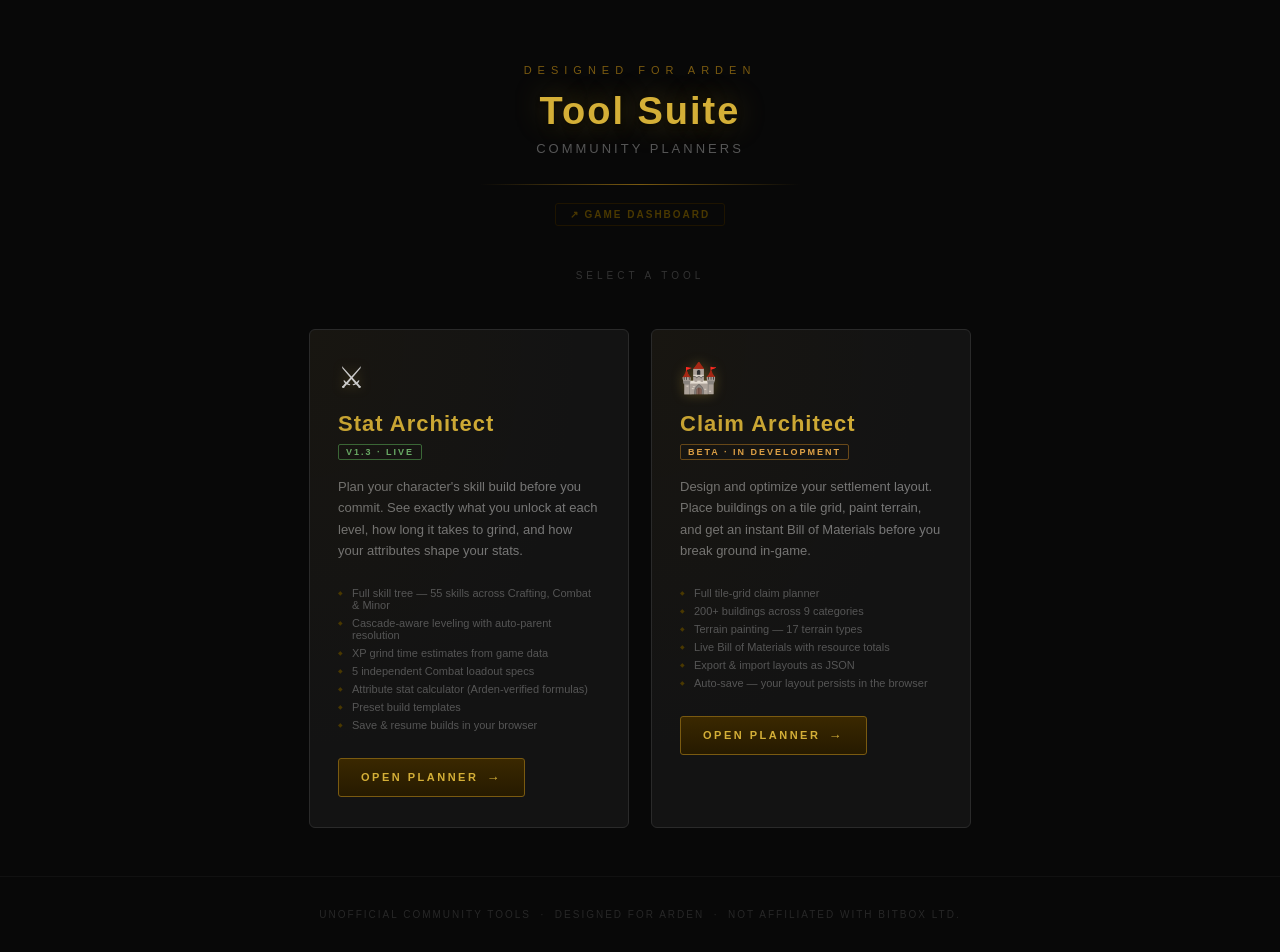
<file: index.html>
<!DOCTYPE html>
<html lang="en">
<head>
  <meta charset="UTF-8">
  <meta name="viewport" content="width=device-width, initial-scale=1.0">
  <title>Arden Tool Suite</title>
  <style>
    *, *::before, *::after { box-sizing: border-box; margin: 0; padding: 0; }

    body {
      background: #080808;
      color: #cccccc;
      font-family: 'Segoe UI', 'Arial', sans-serif;
      min-height: 100vh;
      display: flex;
      flex-direction: column;
      align-items: center;
    }

    /* ── Header ── */
    .hub-header {
      text-align: center;
      padding: 64px 24px 36px;
    }

    .hub-game-label {
      font-size: 11px;
      letter-spacing: 6px;
      text-transform: uppercase;
      color: #7a5a10;
      margin-bottom: 14px;
    }

    .hub-title {
      font-size: 38px;
      font-weight: 700;
      color: #d4af37;
      letter-spacing: 2px;
      text-shadow: 0 0 30px rgba(212,175,55,0.35), 0 2px 4px rgba(0,0,0,0.8);
    }

    .hub-subtitle {
      font-size: 13px;
      color: #555;
      letter-spacing: 3px;
      text-transform: uppercase;
      margin-top: 8px;
    }

    .hub-divider {
      width: 320px;
      height: 1px;
      background: linear-gradient(90deg, transparent, #7a5a10, transparent);
      margin: 28px auto 0;
    }

    /* ── Tool Grid ── */
    .tool-grid {
      display: flex;
      gap: 22px;
      padding: 48px 24px;
      flex-wrap: wrap;
      justify-content: center;
      max-width: 780px;
    }

    .tool-card {
      width: 320px;
      background: #131313;
      border: 1px solid #2a2a2a;
      border-radius: 6px;
      padding: 30px 28px;
      transition: border-color 0.2s, box-shadow 0.2s, transform 0.15s;
      position: relative;
      overflow: hidden;
    }

    .tool-card::before {
      content: '';
      position: absolute;
      inset: 0;
      background: radial-gradient(ellipse at top left, rgba(61,42,0,0.12) 0%, transparent 60%);
      pointer-events: none;
    }

    .tool-card:hover {
      border-color: #d4af37;
      box-shadow: 0 0 24px rgba(212,175,55,0.12), 0 4px 20px rgba(0,0,0,0.6);
      transform: translateY(-2px);
    }

    .tool-icon {
      font-size: 30px;
      margin-bottom: 16px;
      display: block;
      filter: drop-shadow(0 0 6px rgba(212,175,55,0.3));
    }

    .tool-name {
      font-size: 22px;
      font-weight: 700;
      color: #d4af37;
      letter-spacing: 1px;
      margin-bottom: 4px;
    }

    .tool-badge {
      display: inline-block;
      font-size: 9px;
      font-weight: 700;
      letter-spacing: 2px;
      text-transform: uppercase;
      color: #6db56d;
      border: 1px solid #3a6b3a;
      border-radius: 2px;
      padding: 2px 7px;
      margin-bottom: 16px;
    }

    .tool-badge.wip {
      color: #e8a84a;
      border-color: #6b4a1a;
    }

    .tool-desc {
      font-size: 13px;
      color: #777;
      line-height: 1.65;
      margin-bottom: 22px;
    }

    .tool-features {
      list-style: none;
      margin-bottom: 24px;
    }

    .tool-features li {
      font-size: 11px;
      color: #555;
      padding: 3px 0;
      padding-left: 14px;
      position: relative;
    }

    .tool-features li::before {
      content: '◆';
      position: absolute;
      left: 0;
      font-size: 6px;
      top: 5px;
      color: #4a3800;
    }

    .tool-link {
      display: inline-flex;
      align-items: center;
      gap: 8px;
      padding: 11px 22px;
      background: linear-gradient(180deg, #3a2800 0%, #261a00 100%);
      border: 1px solid #7a5a10;
      border-radius: 3px;
      color: #d4af37;
      font-size: 11px;
      font-weight: 700;
      letter-spacing: 2.5px;
      text-transform: uppercase;
      text-decoration: none;
      transition: all 0.15s;
      cursor: pointer;
    }

    .tool-link:hover {
      background: linear-gradient(180deg, #4e3800 0%, #362500 100%);
      border-color: #d4af37;
      box-shadow: 0 0 14px rgba(212,175,55,0.2);
      color: #f0cc50;
    }

    .tool-link-arrow { font-size: 13px; }

    /* ── Separator ── */
    .hub-section-label {
      font-size: 10px;
      letter-spacing: 4px;
      text-transform: uppercase;
      color: #333;
      text-align: center;
      margin-top: 8px;
    }

    /* ── Game Link ── */
    .hub-game-link {
      display: inline-block;
      margin-top: 18px;
      font-size: 10px;
      font-weight: 700;
      letter-spacing: 2px;
      text-transform: uppercase;
      color: #4a3800;
      text-decoration: none;
      padding: 5px 14px;
      border: 1px solid #1e1400;
      border-radius: 3px;
      transition: color 0.15s, border-color 0.15s, background 0.15s;
    }
    .hub-game-link:hover {
      color: #d4af37;
      border-color: #7a5a10;
      background: rgba(61,42,0,0.2);
    }

    /* ── Footer ── */
    .hub-footer {
      margin-top: auto;
      padding: 32px 24px;
      font-size: 10px;
      color: #272727;
      letter-spacing: 2px;
      text-align: center;
      text-transform: uppercase;
      border-top: 1px solid #111;
      width: 100%;
    }
  </style>
</head>
<body>

  <div class="hub-header">
    <div class="hub-game-label">Designed For Arden</div>
    <h1 class="hub-title">Tool Suite</h1>
    <div class="hub-subtitle">Community Planners</div>
    <div class="hub-divider"></div>
    <a class="hub-game-link" href="https://global-eu2.lifmmo.com/account/dashboard.php" target="_blank" rel="noopener">↗ Game Dashboard</a>
  </div>

  <div class="hub-section-label">Select a Tool</div>

  <div class="tool-grid">

    <!-- Stat Architect -->
    <div class="tool-card">
      <span class="tool-icon">⚔</span>
      <div class="tool-name">Stat Architect</div>
      <div class="tool-badge">v1.3 · Live</div>
      <div class="tool-desc">
        Plan your character's skill build before you commit. See exactly what you unlock at each level, how long it takes to grind, and how your attributes shape your stats.
      </div>
      <ul class="tool-features">
        <li>Full skill tree — 55 skills across Crafting, Combat &amp; Minor</li>
        <li>Cascade-aware leveling with auto-parent resolution</li>
        <li>XP grind time estimates from game data</li>
        <li>5 independent Combat loadout specs</li>
        <li>Attribute stat calculator (Arden-verified formulas)</li>
        <li>Preset build templates</li>
        <li>Save &amp; resume builds in your browser</li>
      </ul>
      <a class="tool-link" href="stat-architect/index.html">
        Open Planner <span class="tool-link-arrow">→</span>
      </a>
    </div>

    <!-- Claim Architect -->
    <div class="tool-card">
      <span class="tool-icon">🏰</span>
      <div class="tool-name">Claim Architect</div>
      <div class="tool-badge wip">Beta · In Development</div>
      <div class="tool-desc">
        Design and optimize your settlement layout. Place buildings on a tile grid, paint terrain, and get an instant Bill of Materials before you break ground in-game.
      </div>
      <ul class="tool-features">
        <li>Full tile-grid claim planner</li>
        <li>200+ buildings across 9 categories</li>
        <li>Terrain painting — 17 terrain types</li>
        <li>Live Bill of Materials with resource totals</li>
        <li>Export &amp; import layouts as JSON</li>
        <li>Auto-save — your layout persists in the browser</li>
      </ul>
      <a class="tool-link" href="claim-architect/index.html">
        Open Planner <span class="tool-link-arrow">→</span>
      </a>
    </div>

  </div>

  <div class="hub-footer">
    Unofficial Community Tools &nbsp;·&nbsp; Designed For Arden &nbsp;·&nbsp; Not affiliated with Bitbox Ltd.
  </div>

</body>
</html>
</file>
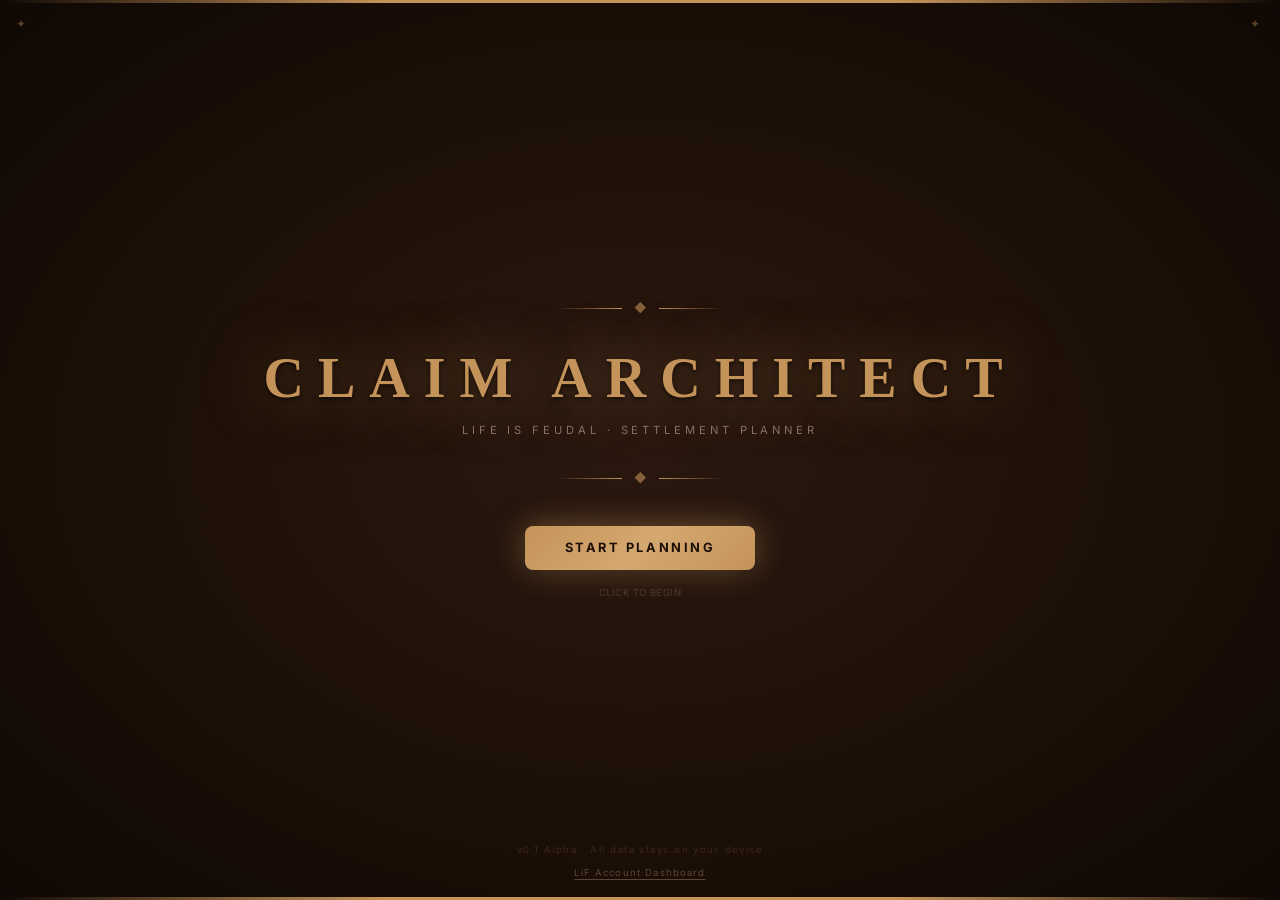
<file: claim-architect/index.html>
<!doctype html>
<html lang="en">
  <head>
    <meta charset="UTF-8" />
    <meta name="viewport" content="width=device-width, initial-scale=1.0, viewport-fit=cover" />

    <!-- ── Primary meta ──────────────────────────────────────────────────────── -->
    <title>Claim Architect — LiF Settlement Planner</title>
    <meta name="description"
          content="Plan your perfect Life is Feudal settlement. Place structures, paint terrain, track materials — all offline, all on-device." />
    <meta name="keywords"
          content="Life is Feudal, LiF, settlement planner, claim architect, base builder, medieval, game tool" />
    <meta name="author" content="Claim Architect" />

    <!-- ── PWA / theme ───────────────────────────────────────────────────────── -->
    <meta name="theme-color" content="#C4935A" />
    <meta name="mobile-web-app-capable" content="yes" />
    <meta name="apple-mobile-web-app-capable" content="yes" />
    <meta name="apple-mobile-web-app-status-bar-style" content="black-translucent" />
    <meta name="apple-mobile-web-app-title" content="Claim Architect" />
    <meta name="application-name" content="Claim Architect" />
    <meta name="msapplication-TileColor" content="#1A0E06" />

    <!-- ── Icons ─────────────────────────────────────────────────────────────── -->
    <link rel="icon" type="image/svg+xml" href="./icons/icon.svg" />
    <link rel="apple-touch-icon" href="./icons/icon.svg" />

    <!-- ── Open Graph (sharing previews) ────────────────────────────────────── -->
    <meta property="og:type"        content="website" />
    <meta property="og:title"       content="Claim Architect — LiF Settlement Planner" />
    <meta property="og:description" content="Plan your perfect Life is Feudal settlement. Place structures, paint terrain, track materials — all offline." />
    <meta property="og:image"       content="https://grenadedave.github.io/Lif-Architect-Tools/claim-architect/icons/icon.svg" />

    <!-- ── Twitter card ─────────────────────────────────────────────────────── -->
    <meta name="twitter:card"        content="summary" />
    <meta name="twitter:title"       content="Claim Architect" />
    <meta name="twitter:description" content="LiF settlement planner — design your perfect claim layout." />
    <meta name="twitter:image"       content="https://grenadedave.github.io/Lif-Architect-Tools/claim-architect/icons/icon.svg" />

    <!-- ── Fonts ─────────────────────────────────────────────────────────────── -->
    <link rel="preconnect" href="https://fonts.googleapis.com" />
    <link rel="preconnect" href="https://fonts.gstatic.com" crossorigin />
    <link
      href="https://fonts.googleapis.com/css2?family=Cinzel:wght@400;600;700&family=Inter:wght@400;500;600&display=swap"
      rel="stylesheet"
    />
    <script type="module" crossorigin src="./assets/index-i9MBFEGf.js"></script>
    <link rel="modulepreload" crossorigin href="./assets/konva-vendor-DQ23l-F_.js">
    <link rel="modulepreload" crossorigin href="./assets/react-vendor-CMUIlIpL.js">
    <link rel="modulepreload" crossorigin href="./assets/state-vendor-Bx0kxncU.js">
    <link rel="modulepreload" crossorigin href="./assets/storage-vendor-CQ5ZmTcw.js">
    <link rel="stylesheet" crossorigin href="./assets/index-CFMkH-NV.css">
  <link rel="manifest" href="./manifest.webmanifest"><script id="vite-plugin-pwa:register-sw" src="./registerSW.js"></script></head>
  <body>
    <div id="root"></div>
  </body>
</html>
</file>
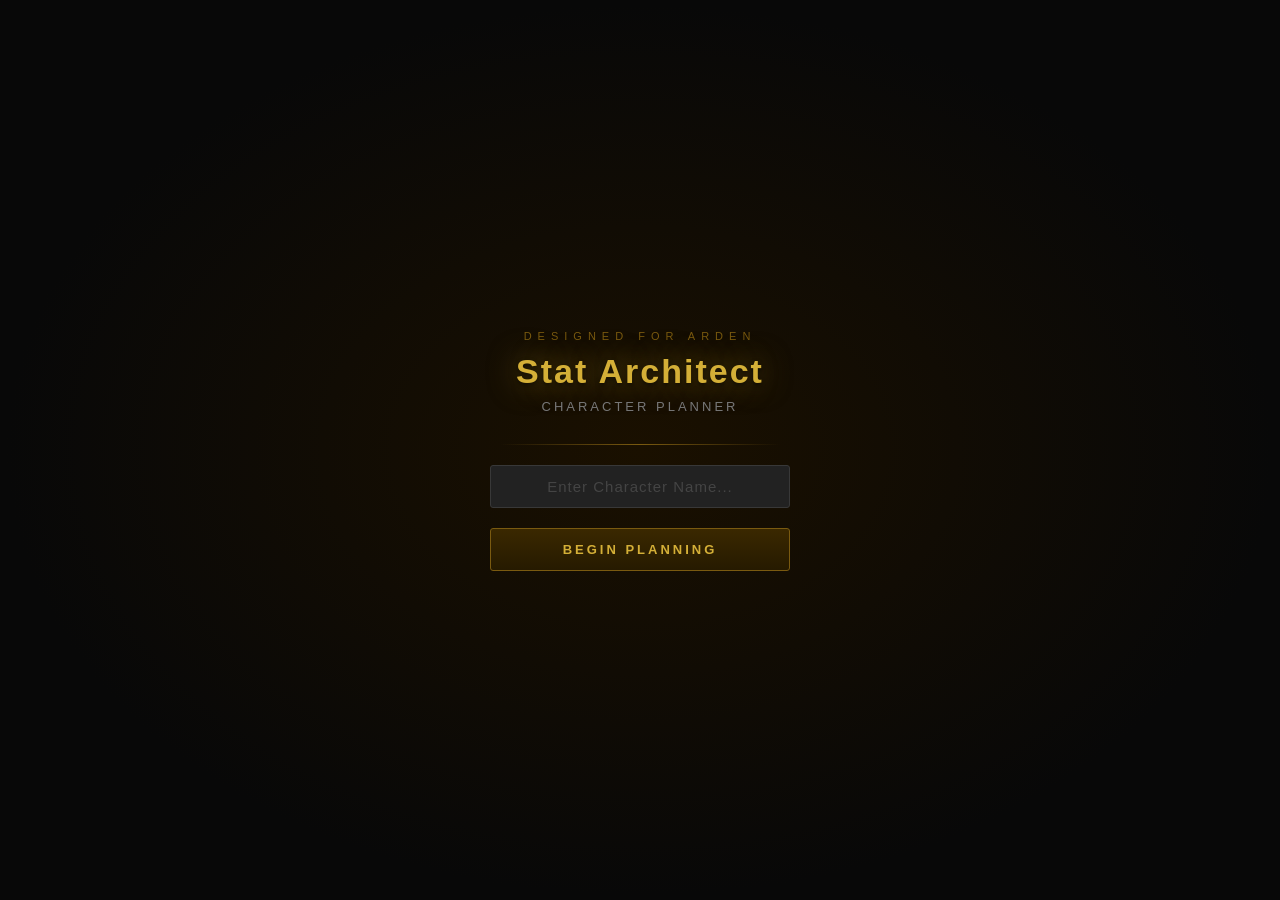
<file: stat-architect/index.html>
<!DOCTYPE html>
<html lang="en">
<head>
  <meta charset="UTF-8">
  <meta name="viewport" content="width=device-width, initial-scale=1.0">
  <title>Stat Architect — Arden</title>
  <link rel="stylesheet" href="css/style.css">
</head>
<body>

  <!-- ══════════════════════════════════════════════════════
       STARTUP SCREEN
  ════════════════════════════════════════════════════════ -->
  <div id="startup-screen">
    <div class="startup-logo">Designed For Arden</div>
    <div class="startup-title">Stat Architect</div>
    <div class="startup-subtitle">Character Planner</div>
    <div class="startup-divider"></div>
    <input
      type="text"
      id="char-name-input"
      placeholder="Enter Character Name..."
      maxlength="32"
      autocomplete="off"
      spellcheck="false"
    >
    <button id="start-btn">Begin Planning</button>
    <div id="startup-saves" style="display:none">
      <div class="startup-saves-divider">— or resume a saved build —</div>
      <div id="startup-saves-list"></div>
    </div>
  </div>

  <!-- ══════════════════════════════════════════════════════
       MAIN APPLICATION
  ════════════════════════════════════════════════════════ -->
  <div id="main-screen">

    <!-- Top Header -->
    <div id="app-header">
      <a href="../index.html" class="hub-link" title="Back to Tool Suite">↩ HUB</a>
      <span id="char-name-display">Character</span>

      <div class="spec-row">
        <span class="spec-label">Combat Spec</span>
        <div id="spec-btn-row" style="display:flex;gap:5px;"></div>
      </div>

      <div class="header-caps">
        <div class="cap-item">
          <span class="cap-label">Crafting</span>
          <span class="cap-value" id="header-crafting">0 / 1600</span>
        </div>
        <div class="cap-item">
          <span class="cap-label">Combat</span>
          <span class="cap-value" id="header-combat">0 / 400</span>
        </div>
        <div class="cap-item">
          <span class="cap-label">Minor</span>
          <span class="cap-value" id="header-minor">0 / 800</span>
        </div>
      </div>
    </div>

    <!-- Body: Skill Panel (full width) -->
    <div id="app-body">

      <div id="skill-panel">
        <div class="tab-bar" id="skill-tab-bar"></div>

        <!-- Crafting Pane -->
        <div class="tab-content tab-pane" data-pane="crafting" id="pane-crafting"></div>

        <!-- Combat Pane -->
        <div class="tab-content tab-pane hidden" data-pane="combat" id="pane-combat"></div>

        <!-- Minor Pane -->
        <div class="tab-content tab-pane hidden" data-pane="minor" id="pane-minor"></div>

        <!-- Attributes Pane -->
        <div class="tab-content tab-pane hidden" data-pane="attributes" id="pane-attributes"></div>
      </div>

    </div><!-- /app-body -->

    <!-- Bottom Save Bar -->
    <div id="save-bar">
      <div class="save-bar-left">
        <input type="text" id="save-name-input" class="save-name-input" placeholder="Name this build..." maxlength="40" autocomplete="off" spellcheck="false">
        <button id="save-now-btn" class="save-now-btn">💾 SAVE</button>
      </div>
      <div id="save-slots" class="save-slots"></div>
    </div>

    <!-- Bottom Status Bar -->
    <div id="status-bar">
      <div class="status-item">
        <span class="status-label">Crafting</span>
        <span class="status-value" id="stat-crafting">0 / 1600</span>
      </div>
      <div class="status-item">
        <span class="status-label" id="stat-spec-label">Combat (Spec 1)</span>
        <span class="status-value" id="stat-combat">0 / 400</span>
      </div>
      <div class="status-item">
        <span class="status-label">Minor</span>
        <span class="status-value" id="stat-minor">0 / 800</span>
      </div>
      <span class="status-hint">Left click +30 &nbsp;·&nbsp; Right click −30 &nbsp;·&nbsp; Scroll ±1</span>
    </div>

  </div><!-- /main-screen -->

  <script src="js/data.js"></script>
  <script src="js/app.js"></script>
</body>
</html>
</file>
<file: claim-architect/assets/index-CFMkH-NV.css>
*,:before,:after{--tw-border-spacing-x: 0;--tw-border-spacing-y: 0;--tw-translate-x: 0;--tw-translate-y: 0;--tw-rotate: 0;--tw-skew-x: 0;--tw-skew-y: 0;--tw-scale-x: 1;--tw-scale-y: 1;--tw-pan-x: ;--tw-pan-y: ;--tw-pinch-zoom: ;--tw-scroll-snap-strictness: proximity;--tw-gradient-from-position: ;--tw-gradient-via-position: ;--tw-gradient-to-position: ;--tw-ordinal: ;--tw-slashed-zero: ;--tw-numeric-figure: ;--tw-numeric-spacing: ;--tw-numeric-fraction: ;--tw-ring-inset: ;--tw-ring-offset-width: 0px;--tw-ring-offset-color: #fff;--tw-ring-color: rgb(59 130 246 / .5);--tw-ring-offset-shadow: 0 0 #0000;--tw-ring-shadow: 0 0 #0000;--tw-shadow: 0 0 #0000;--tw-shadow-colored: 0 0 #0000;--tw-blur: ;--tw-brightness: ;--tw-contrast: ;--tw-grayscale: ;--tw-hue-rotate: ;--tw-invert: ;--tw-saturate: ;--tw-sepia: ;--tw-drop-shadow: ;--tw-backdrop-blur: ;--tw-backdrop-brightness: ;--tw-backdrop-contrast: ;--tw-backdrop-grayscale: ;--tw-backdrop-hue-rotate: ;--tw-backdrop-invert: ;--tw-backdrop-opacity: ;--tw-backdrop-saturate: ;--tw-backdrop-sepia: ;--tw-contain-size: ;--tw-contain-layout: ;--tw-contain-paint: ;--tw-contain-style: }::backdrop{--tw-border-spacing-x: 0;--tw-border-spacing-y: 0;--tw-translate-x: 0;--tw-translate-y: 0;--tw-rotate: 0;--tw-skew-x: 0;--tw-skew-y: 0;--tw-scale-x: 1;--tw-scale-y: 1;--tw-pan-x: ;--tw-pan-y: ;--tw-pinch-zoom: ;--tw-scroll-snap-strictness: proximity;--tw-gradient-from-position: ;--tw-gradient-via-position: ;--tw-gradient-to-position: ;--tw-ordinal: ;--tw-slashed-zero: ;--tw-numeric-figure: ;--tw-numeric-spacing: ;--tw-numeric-fraction: ;--tw-ring-inset: ;--tw-ring-offset-width: 0px;--tw-ring-offset-color: #fff;--tw-ring-color: rgb(59 130 246 / .5);--tw-ring-offset-shadow: 0 0 #0000;--tw-ring-shadow: 0 0 #0000;--tw-shadow: 0 0 #0000;--tw-shadow-colored: 0 0 #0000;--tw-blur: ;--tw-brightness: ;--tw-contrast: ;--tw-grayscale: ;--tw-hue-rotate: ;--tw-invert: ;--tw-saturate: ;--tw-sepia: ;--tw-drop-shadow: ;--tw-backdrop-blur: ;--tw-backdrop-brightness: ;--tw-backdrop-contrast: ;--tw-backdrop-grayscale: ;--tw-backdrop-hue-rotate: ;--tw-backdrop-invert: ;--tw-backdrop-opacity: ;--tw-backdrop-saturate: ;--tw-backdrop-sepia: ;--tw-contain-size: ;--tw-contain-layout: ;--tw-contain-paint: ;--tw-contain-style: }*,:before,:after{box-sizing:border-box;border-width:0;border-style:solid;border-color:#e5e7eb}:before,:after{--tw-content: ""}html,:host{line-height:1.5;-webkit-text-size-adjust:100%;-moz-tab-size:4;-o-tab-size:4;tab-size:4;font-family:ui-sans-serif,system-ui,sans-serif,"Apple Color Emoji","Segoe UI Emoji",Segoe UI Symbol,"Noto Color Emoji";font-feature-settings:normal;font-variation-settings:normal;-webkit-tap-highlight-color:transparent}body{margin:0;line-height:inherit}hr{height:0;color:inherit;border-top-width:1px}abbr:where([title]){-webkit-text-decoration:underline dotted;text-decoration:underline dotted}h1,h2,h3,h4,h5,h6{font-size:inherit;font-weight:inherit}a{color:inherit;text-decoration:inherit}b,strong{font-weight:bolder}code,kbd,samp,pre{font-family:ui-monospace,SFMono-Regular,Menlo,Monaco,Consolas,Liberation Mono,Courier New,monospace;font-feature-settings:normal;font-variation-settings:normal;font-size:1em}small{font-size:80%}sub,sup{font-size:75%;line-height:0;position:relative;vertical-align:baseline}sub{bottom:-.25em}sup{top:-.5em}table{text-indent:0;border-color:inherit;border-collapse:collapse}button,input,optgroup,select,textarea{font-family:inherit;font-feature-settings:inherit;font-variation-settings:inherit;font-size:100%;font-weight:inherit;line-height:inherit;letter-spacing:inherit;color:inherit;margin:0;padding:0}button,select{text-transform:none}button,input:where([type=button]),input:where([type=reset]),input:where([type=submit]){-webkit-appearance:button;background-color:transparent;background-image:none}:-moz-focusring{outline:auto}:-moz-ui-invalid{box-shadow:none}progress{vertical-align:baseline}::-webkit-inner-spin-button,::-webkit-outer-spin-button{height:auto}[type=search]{-webkit-appearance:textfield;outline-offset:-2px}::-webkit-search-decoration{-webkit-appearance:none}::-webkit-file-upload-button{-webkit-appearance:button;font:inherit}summary{display:list-item}blockquote,dl,dd,h1,h2,h3,h4,h5,h6,hr,figure,p,pre{margin:0}fieldset{margin:0;padding:0}legend{padding:0}ol,ul,menu{list-style:none;margin:0;padding:0}dialog{padding:0}textarea{resize:vertical}input::-moz-placeholder,textarea::-moz-placeholder{opacity:1;color:#9ca3af}input::placeholder,textarea::placeholder{opacity:1;color:#9ca3af}button,[role=button]{cursor:pointer}:disabled{cursor:default}img,svg,video,canvas,audio,iframe,embed,object{display:block;vertical-align:middle}img,video{max-width:100%;height:auto}[hidden]:where(:not([hidden=until-found])){display:none}.container{width:100%}@media (min-width: 640px){.container{max-width:640px}}@media (min-width: 768px){.container{max-width:768px}}@media (min-width: 1024px){.container{max-width:1024px}}@media (min-width: 1280px){.container{max-width:1280px}}@media (min-width: 1536px){.container{max-width:1536px}}.pointer-events-none{pointer-events:none}.pointer-events-auto{pointer-events:auto}.visible{visibility:visible}.collapse{visibility:collapse}.static{position:static}.fixed{position:fixed}.absolute{position:absolute}.relative{position:relative}.inset-0{inset:0}.inset-x-0{left:0;right:0}.bottom-0{bottom:0}.bottom-0\.5{bottom:.125rem}.bottom-4{bottom:1rem}.bottom-5{bottom:1.25rem}.left-0{left:0}.left-4{left:1rem}.right-0{right:0}.right-1{right:.25rem}.right-3{right:.75rem}.right-4{right:1rem}.right-5{right:1.25rem}.top-0{top:0}.top-1{top:.25rem}.top-3{top:.75rem}.top-4{top:1rem}.top-5{top:1.25rem}.z-10{z-index:10}.z-20{z-index:20}.z-30{z-index:30}.z-40{z-index:40}.z-50{z-index:50}.mx-1{margin-left:.25rem;margin-right:.25rem}.my-6{margin-top:1.5rem;margin-bottom:1.5rem}.-mb-px{margin-bottom:-1px}.mb-0\.5{margin-bottom:.125rem}.mb-1{margin-bottom:.25rem}.mb-1\.5{margin-bottom:.375rem}.mb-10{margin-bottom:2.5rem}.mb-2{margin-bottom:.5rem}.mb-3{margin-bottom:.75rem}.mb-6{margin-bottom:1.5rem}.mb-8{margin-bottom:2rem}.ml-1{margin-left:.25rem}.ml-auto{margin-left:auto}.mr-2{margin-right:.5rem}.mt-0\.5{margin-top:.125rem}.mt-1{margin-top:.25rem}.mt-2{margin-top:.5rem}.mt-3{margin-top:.75rem}.mt-4{margin-top:1rem}.mt-8{margin-top:2rem}.block{display:block}.inline-block{display:inline-block}.inline{display:inline}.flex{display:flex}.grid{display:grid}.contents{display:contents}.hidden{display:none}.aspect-square{aspect-ratio:1 / 1}.h-1{height:.25rem}.h-1\.5{height:.375rem}.h-10{height:2.5rem}.h-12{height:3rem}.h-14{height:3.5rem}.h-2{height:.5rem}.h-3\.5{height:.875rem}.h-4{height:1rem}.h-40{height:10rem}.h-5{height:1.25rem}.h-8{height:2rem}.h-\[2px\]{height:2px}.h-\[3px\]{height:3px}.h-\[72px\]{height:72px}.h-full{height:100%}.h-px{height:1px}.h-screen{height:100vh}.max-h-52{max-height:13rem}.min-h-0{min-height:0px}.w-1\.5{width:.375rem}.w-10{width:2.5rem}.w-12{width:3rem}.w-14{width:3.5rem}.w-16{width:4rem}.w-2{width:.5rem}.w-3\.5{width:.875rem}.w-4{width:1rem}.w-5{width:1.25rem}.w-6{width:1.5rem}.w-8{width:2rem}.w-80{width:20rem}.w-full{width:100%}.w-px{width:1px}.w-screen{width:100vw}.min-w-0{min-width:0px}.min-w-max{min-width:-moz-max-content;min-width:max-content}.max-w-md{max-width:28rem}.max-w-xs{max-width:20rem}.flex-1{flex:1 1 0%}.flex-shrink-0,.shrink-0{flex-shrink:0}.translate-y-0{--tw-translate-y: 0px;transform:translate(var(--tw-translate-x),var(--tw-translate-y)) rotate(var(--tw-rotate)) skew(var(--tw-skew-x)) skewY(var(--tw-skew-y)) scaleX(var(--tw-scale-x)) scaleY(var(--tw-scale-y))}.translate-y-full{--tw-translate-y: 100%;transform:translate(var(--tw-translate-x),var(--tw-translate-y)) rotate(var(--tw-rotate)) skew(var(--tw-skew-x)) skewY(var(--tw-skew-y)) scaleX(var(--tw-scale-x)) scaleY(var(--tw-scale-y))}.rotate-45{--tw-rotate: 45deg;transform:translate(var(--tw-translate-x),var(--tw-translate-y)) rotate(var(--tw-rotate)) skew(var(--tw-skew-x)) skewY(var(--tw-skew-y)) scaleX(var(--tw-scale-x)) scaleY(var(--tw-scale-y))}.scale-105{--tw-scale-x: 1.05;--tw-scale-y: 1.05;transform:translate(var(--tw-translate-x),var(--tw-translate-y)) rotate(var(--tw-rotate)) skew(var(--tw-skew-x)) skewY(var(--tw-skew-y)) scaleX(var(--tw-scale-x)) scaleY(var(--tw-scale-y))}.scale-110{--tw-scale-x: 1.1;--tw-scale-y: 1.1;transform:translate(var(--tw-translate-x),var(--tw-translate-y)) rotate(var(--tw-rotate)) skew(var(--tw-skew-x)) skewY(var(--tw-skew-y)) scaleX(var(--tw-scale-x)) scaleY(var(--tw-scale-y))}.transform{transform:translate(var(--tw-translate-x),var(--tw-translate-y)) rotate(var(--tw-rotate)) skew(var(--tw-skew-x)) skewY(var(--tw-skew-y)) scaleX(var(--tw-scale-x)) scaleY(var(--tw-scale-y))}@keyframes shake{0%,to{transform:translate(0)}15%{transform:translate(-8px)}30%{transform:translate(8px)}45%{transform:translate(-5px)}60%{transform:translate(5px)}75%{transform:translate(-3px)}90%{transform:translate(2px)}}.animate-shake{animation:shake .45s ease-in-out}.cursor-not-allowed{cursor:not-allowed}.cursor-pointer{cursor:pointer}.select-none{-webkit-user-select:none;-moz-user-select:none;user-select:none}.flex-col{flex-direction:column}.items-start{align-items:flex-start}.items-end{align-items:flex-end}.items-center{align-items:center}.items-baseline{align-items:baseline}.justify-center{justify-content:center}.justify-between{justify-content:space-between}.gap-0{gap:0px}.gap-1{gap:.25rem}.gap-1\.5{gap:.375rem}.gap-2{gap:.5rem}.gap-3{gap:.75rem}.space-y-1>:not([hidden])~:not([hidden]){--tw-space-y-reverse: 0;margin-top:calc(.25rem * calc(1 - var(--tw-space-y-reverse)));margin-bottom:calc(.25rem * var(--tw-space-y-reverse))}.overflow-hidden{overflow:hidden}.overflow-x-auto{overflow-x:auto}.overflow-y-auto{overflow-y:auto}.overscroll-contain{overscroll-behavior:contain}.truncate{overflow:hidden;text-overflow:ellipsis;white-space:nowrap}.whitespace-nowrap{white-space:nowrap}.rounded{border-radius:.25rem}.rounded-2xl{border-radius:1rem}.rounded-full{border-radius:9999px}.rounded-lg{border-radius:.5rem}.rounded-md{border-radius:.375rem}.rounded-xl{border-radius:.75rem}.rounded-t-2xl{border-top-left-radius:1rem;border-top-right-radius:1rem}.border{border-width:1px}.border-2{border-width:2px}.border-b{border-bottom-width:1px}.border-b-2{border-bottom-width:2px}.border-l{border-left-width:1px}.border-t{border-top-width:1px}.border-dashed{border-style:dashed}.border-\[\#C4935A\]\/20{border-color:#c4935a33}.border-\[\#C4935A\]\/40{border-color:#c4935a66}.border-border{--tw-border-opacity: 1;border-color:rgb(139 90 26 / var(--tw-border-opacity, 1))}.border-border\/40{border-color:#8b5a1a66}.border-border\/60{border-color:#8b5a1a99}.border-gold{--tw-border-opacity: 1;border-color:rgb(196 147 90 / var(--tw-border-opacity, 1))}.border-gold\/60{border-color:#c4935a99}.border-red-700{--tw-border-opacity: 1;border-color:rgb(185 28 28 / var(--tw-border-opacity, 1))}.border-transparent{border-color:transparent}.bg-\[\#110804\]{--tw-bg-opacity: 1;background-color:rgb(17 8 4 / var(--tw-bg-opacity, 1))}.bg-action-erase{--tw-bg-opacity: 1;background-color:rgb(107 26 26 / var(--tw-bg-opacity, 1))}.bg-action-info{--tw-bg-opacity: 1;background-color:rgb(26 58 92 / var(--tw-bg-opacity, 1))}.bg-black\/50{background-color:#00000080}.bg-border{--tw-bg-opacity: 1;background-color:rgb(139 90 26 / var(--tw-bg-opacity, 1))}.bg-gold{--tw-bg-opacity: 1;background-color:rgb(196 147 90 / var(--tw-bg-opacity, 1))}.bg-gold-dark{--tw-bg-opacity: 1;background-color:rgb(160 97 26 / var(--tw-bg-opacity, 1))}.bg-gold\/10{background-color:#c4935a1a}.bg-gold\/20{background-color:#c4935a33}.bg-page{--tw-bg-opacity: 1;background-color:rgb(26 14 6 / var(--tw-bg-opacity, 1))}.bg-soil{--tw-bg-opacity: 1;background-color:rgb(61 36 22 / var(--tw-bg-opacity, 1))}.bg-soil\/60{background-color:#3d241699}.bg-surface{--tw-bg-opacity: 1;background-color:rgb(42 26 14 / var(--tw-bg-opacity, 1))}.bg-surface\/60{background-color:#2a1a0e99}.bg-surface\/90{background-color:#2a1a0ee6}.bg-transparent{background-color:transparent}.bg-gradient-to-r{background-image:linear-gradient(to right,var(--tw-gradient-stops))}.from-\[\#C4935A\]\/0{--tw-gradient-from: rgb(196 147 90 / 0) var(--tw-gradient-from-position);--tw-gradient-to: rgb(196 147 90 / 0) var(--tw-gradient-to-position);--tw-gradient-stops: var(--tw-gradient-from), var(--tw-gradient-to)}.via-\[\#C4935A\]{--tw-gradient-to: rgb(196 147 90 / 0) var(--tw-gradient-to-position);--tw-gradient-stops: var(--tw-gradient-from), #C4935A var(--tw-gradient-via-position), var(--tw-gradient-to)}.to-\[\#C4935A\]\/0{--tw-gradient-to: rgb(196 147 90 / 0) var(--tw-gradient-to-position)}.object-contain{-o-object-fit:contain;object-fit:contain}.object-cover{-o-object-fit:cover;object-fit:cover}.p-1\.5{padding:.375rem}.p-2{padding:.5rem}.p-4{padding:1rem}.p-8{padding:2rem}.px-1{padding-left:.25rem;padding-right:.25rem}.px-1\.5{padding-left:.375rem;padding-right:.375rem}.px-2{padding-left:.5rem;padding-right:.5rem}.px-3{padding-left:.75rem;padding-right:.75rem}.px-4{padding-left:1rem;padding-right:1rem}.px-5{padding-left:1.25rem;padding-right:1.25rem}.py-0\.5{padding-top:.125rem;padding-bottom:.125rem}.py-1{padding-top:.25rem;padding-bottom:.25rem}.py-1\.5{padding-top:.375rem;padding-bottom:.375rem}.py-2{padding-top:.5rem;padding-bottom:.5rem}.py-2\.5{padding-top:.625rem;padding-bottom:.625rem}.py-3{padding-top:.75rem;padding-bottom:.75rem}.py-px{padding-top:1px;padding-bottom:1px}.pb-1{padding-bottom:.25rem}.pb-3{padding-bottom:.75rem}.pt-1{padding-top:.25rem}.pt-2{padding-top:.5rem}.pt-2\.5{padding-top:.625rem}.pt-3{padding-top:.75rem}.text-center{text-align:center}.font-display{font-family:Cinzel,Georgia,serif}.font-mono{font-family:ui-monospace,SFMono-Regular,Menlo,Monaco,Consolas,Liberation Mono,Courier New,monospace}.font-serif{font-family:ui-serif,Georgia,Cambria,Times New Roman,Times,serif}.font-ui{font-family:Inter,system-ui,sans-serif}.text-2xl{font-size:1.5rem;line-height:2rem}.text-\[10px\]{font-size:10px}.text-\[11px\]{font-size:11px}.text-\[13px\]{font-size:13px}.text-\[15px\]{font-size:15px}.text-\[8px\]{font-size:8px}.text-\[9px\]{font-size:9px}.text-base{font-size:1rem;line-height:1.5rem}.text-lg{font-size:1.125rem;line-height:1.75rem}.text-sm{font-size:.875rem;line-height:1.25rem}.text-xs{font-size:.75rem;line-height:1rem}.font-bold{font-weight:700}.font-semibold{font-weight:600}.uppercase{text-transform:uppercase}.italic{font-style:italic}.leading-none{line-height:1}.leading-relaxed{line-height:1.625}.leading-snug{line-height:1.375}.leading-tight{line-height:1.25}.tracking-\[0\.12em\]{letter-spacing:.12em}.tracking-\[0\.25em\]{letter-spacing:.25em}.tracking-\[0\.2em\]{letter-spacing:.2em}.tracking-\[0\.35em\]{letter-spacing:.35em}.tracking-\[0\.3em\]{letter-spacing:.3em}.tracking-wide{letter-spacing:.025em}.tracking-wider{letter-spacing:.05em}.tracking-widest{letter-spacing:.1em}.text-\[\#C4935A\]{--tw-text-opacity: 1;color:rgb(196 147 90 / var(--tw-text-opacity, 1))}.text-\[\#C4935A\]\/80{color:#c4935acc}.text-\[\#E8D5B0\]{--tw-text-opacity: 1;color:rgb(232 213 176 / var(--tw-text-opacity, 1))}.text-blue-300{--tw-text-opacity: 1;color:rgb(147 197 253 / var(--tw-text-opacity, 1))}.text-border{--tw-text-opacity: 1;color:rgb(139 90 26 / var(--tw-text-opacity, 1))}.text-gold{--tw-text-opacity: 1;color:rgb(196 147 90 / var(--tw-text-opacity, 1))}.text-gold-dark{--tw-text-opacity: 1;color:rgb(160 97 26 / var(--tw-text-opacity, 1))}.text-gold-muted{--tw-text-opacity: 1;color:rgb(139 112 64 / var(--tw-text-opacity, 1))}.text-gold\/60{color:#c4935a99}.text-muted{--tw-text-opacity: 1;color:rgb(139 112 64 / var(--tw-text-opacity, 1))}.text-muted\/40{color:#8b704066}.text-muted\/60{color:#8b704099}.text-page{--tw-text-opacity: 1;color:rgb(26 14 6 / var(--tw-text-opacity, 1))}.text-red-300{--tw-text-opacity: 1;color:rgb(252 165 165 / var(--tw-text-opacity, 1))}.text-red-300\/80{color:#fca5a5cc}.text-red-400{--tw-text-opacity: 1;color:rgb(248 113 113 / var(--tw-text-opacity, 1))}.text-red-400\/70{color:#f87171b3}.text-red-500\/60{color:#ef444499}.underline{text-decoration-line:underline}.opacity-0{opacity:0}.opacity-100{opacity:1}.opacity-25{opacity:.25}.opacity-40{opacity:.4}.opacity-50{opacity:.5}.opacity-60{opacity:.6}.shadow-\[0_0_12px_rgba\(239\,68\,68\,0\.4\)\]{--tw-shadow: 0 0 12px rgba(239,68,68,.4);--tw-shadow-colored: 0 0 12px var(--tw-shadow-color);box-shadow:var(--tw-ring-offset-shadow, 0 0 #0000),var(--tw-ring-shadow, 0 0 #0000),var(--tw-shadow)}.shadow-\[0_8px_32px_rgba\(0\,0\,0\,0\.75\)\,0_0_0_1px_rgba\(196\,147\,90\,0\.08\)\]{--tw-shadow: 0 8px 32px rgba(0,0,0,.75),0 0 0 1px rgba(196,147,90,.08);--tw-shadow-colored: 0 8px 32px var(--tw-shadow-color), 0 0 0 1px var(--tw-shadow-color);box-shadow:var(--tw-ring-offset-shadow, 0 0 #0000),var(--tw-ring-shadow, 0 0 #0000),var(--tw-shadow)}.shadow-glow{--tw-shadow: 0 0 14px rgba(196,147,90,.35);--tw-shadow-colored: 0 0 14px var(--tw-shadow-color);box-shadow:var(--tw-ring-offset-shadow, 0 0 #0000),var(--tw-ring-shadow, 0 0 #0000),var(--tw-shadow)}.shadow-panel{--tw-shadow: 0 4px 24px rgba(0,0,0,.65);--tw-shadow-colored: 0 4px 24px var(--tw-shadow-color);box-shadow:var(--tw-ring-offset-shadow, 0 0 #0000),var(--tw-ring-shadow, 0 0 #0000),var(--tw-shadow)}.outline-none{outline:2px solid transparent;outline-offset:2px}.outline{outline-style:solid}.ring{--tw-ring-offset-shadow: var(--tw-ring-inset) 0 0 0 var(--tw-ring-offset-width) var(--tw-ring-offset-color);--tw-ring-shadow: var(--tw-ring-inset) 0 0 0 calc(3px + var(--tw-ring-offset-width)) var(--tw-ring-color);box-shadow:var(--tw-ring-offset-shadow),var(--tw-ring-shadow),var(--tw-shadow, 0 0 #0000)}.ring-1{--tw-ring-offset-shadow: var(--tw-ring-inset) 0 0 0 var(--tw-ring-offset-width) var(--tw-ring-offset-color);--tw-ring-shadow: var(--tw-ring-inset) 0 0 0 calc(1px + var(--tw-ring-offset-width)) var(--tw-ring-color);box-shadow:var(--tw-ring-offset-shadow),var(--tw-ring-shadow),var(--tw-shadow, 0 0 #0000)}.ring-2{--tw-ring-offset-shadow: var(--tw-ring-inset) 0 0 0 var(--tw-ring-offset-width) var(--tw-ring-offset-color);--tw-ring-shadow: var(--tw-ring-inset) 0 0 0 calc(2px + var(--tw-ring-offset-width)) var(--tw-ring-color);box-shadow:var(--tw-ring-offset-shadow),var(--tw-ring-shadow),var(--tw-shadow, 0 0 #0000)}.ring-blue-700{--tw-ring-opacity: 1;--tw-ring-color: rgb(29 78 216 / var(--tw-ring-opacity, 1))}.ring-border{--tw-ring-opacity: 1;--tw-ring-color: rgb(139 90 26 / var(--tw-ring-opacity, 1))}.ring-gold{--tw-ring-opacity: 1;--tw-ring-color: rgb(196 147 90 / var(--tw-ring-opacity, 1))}.ring-red-800{--tw-ring-opacity: 1;--tw-ring-color: rgb(153 27 27 / var(--tw-ring-opacity, 1))}.ring-transparent{--tw-ring-color: transparent}.filter{filter:var(--tw-blur) var(--tw-brightness) var(--tw-contrast) var(--tw-grayscale) var(--tw-hue-rotate) var(--tw-invert) var(--tw-saturate) var(--tw-sepia) var(--tw-drop-shadow)}.backdrop-blur-sm{--tw-backdrop-blur: blur(4px);backdrop-filter:var(--tw-backdrop-blur) var(--tw-backdrop-brightness) var(--tw-backdrop-contrast) var(--tw-backdrop-grayscale) var(--tw-backdrop-hue-rotate) var(--tw-backdrop-invert) var(--tw-backdrop-opacity) var(--tw-backdrop-saturate) var(--tw-backdrop-sepia)}.transition{transition-property:color,background-color,border-color,text-decoration-color,fill,stroke,opacity,box-shadow,transform,filter,backdrop-filter;transition-timing-function:cubic-bezier(.4,0,.2,1);transition-duration:.15s}.transition-all{transition-property:all;transition-timing-function:cubic-bezier(.4,0,.2,1);transition-duration:.15s}.transition-colors{transition-property:color,background-color,border-color,text-decoration-color,fill,stroke;transition-timing-function:cubic-bezier(.4,0,.2,1);transition-duration:.15s}.transition-opacity{transition-property:opacity;transition-timing-function:cubic-bezier(.4,0,.2,1);transition-duration:.15s}.transition-transform{transition-property:transform;transition-timing-function:cubic-bezier(.4,0,.2,1);transition-duration:.15s}.duration-100{transition-duration:.1s}.duration-150{transition-duration:.15s}.duration-200{transition-duration:.2s}.duration-300{transition-duration:.3s}.duration-\[280ms\]{transition-duration:.28s}.ease-\[cubic-bezier\(0\.32\,0\.72\,0\,1\)\]{transition-timing-function:cubic-bezier(.32,.72,0,1)}*,*:before,*:after{box-sizing:border-box}html,body,#root{width:100%;height:100%;margin:0;padding:0;overflow:hidden;background-color:#1a0e06;color:#c4935a;font-family:Inter,system-ui,sans-serif}.hide-scrollbar{scrollbar-width:none}.hide-scrollbar::-webkit-scrollbar{display:none}::-webkit-scrollbar{width:6px}::-webkit-scrollbar-track{background:#2a1a0e}::-webkit-scrollbar-thumb{background:#5c3a1e;border-radius:3px}::-webkit-scrollbar-thumb:hover{background:#8b5a1a}@keyframes tooltip-in{0%{opacity:0;transform:translateY(6px) scale(.97)}to{opacity:1;transform:translateY(0) scale(1)}}.tooltip-fade-in{animation:tooltip-in .13s cubic-bezier(.16,1,.3,1) forwards}.placeholder\:text-muted::-moz-placeholder{--tw-text-opacity: 1;color:rgb(139 112 64 / var(--tw-text-opacity, 1))}.placeholder\:text-muted::placeholder{--tw-text-opacity: 1;color:rgb(139 112 64 / var(--tw-text-opacity, 1))}.hover\:scale-105:hover{--tw-scale-x: 1.05;--tw-scale-y: 1.05;transform:translate(var(--tw-translate-x),var(--tw-translate-y)) rotate(var(--tw-rotate)) skew(var(--tw-skew-x)) skewY(var(--tw-skew-y)) scaleX(var(--tw-scale-x)) scaleY(var(--tw-scale-y))}.hover\:scale-\[1\.02\]:hover{--tw-scale-x: 1.02;--tw-scale-y: 1.02;transform:translate(var(--tw-translate-x),var(--tw-translate-y)) rotate(var(--tw-rotate)) skew(var(--tw-skew-x)) skewY(var(--tw-skew-y)) scaleX(var(--tw-scale-x)) scaleY(var(--tw-scale-y))}.hover\:scale-\[1\.04\]:hover{--tw-scale-x: 1.04;--tw-scale-y: 1.04;transform:translate(var(--tw-translate-x),var(--tw-translate-y)) rotate(var(--tw-rotate)) skew(var(--tw-skew-x)) skewY(var(--tw-skew-y)) scaleX(var(--tw-scale-x)) scaleY(var(--tw-scale-y))}.hover\:border-gold-dark:hover{--tw-border-opacity: 1;border-color:rgb(160 97 26 / var(--tw-border-opacity, 1))}.hover\:bg-action-erase:hover{--tw-bg-opacity: 1;background-color:rgb(107 26 26 / var(--tw-bg-opacity, 1))}.hover\:bg-border:hover{--tw-bg-opacity: 1;background-color:rgb(139 90 26 / var(--tw-bg-opacity, 1))}.hover\:bg-gold-light:hover{--tw-bg-opacity: 1;background-color:rgb(212 169 106 / var(--tw-bg-opacity, 1))}.hover\:bg-gold\/20:hover{background-color:#c4935a33}.hover\:bg-soil:hover{--tw-bg-opacity: 1;background-color:rgb(61 36 22 / var(--tw-bg-opacity, 1))}.hover\:text-gold:hover{--tw-text-opacity: 1;color:rgb(196 147 90 / var(--tw-text-opacity, 1))}.hover\:text-gold-muted:hover{--tw-text-opacity: 1;color:rgb(139 112 64 / var(--tw-text-opacity, 1))}.hover\:text-red-400:hover{--tw-text-opacity: 1;color:rgb(248 113 113 / var(--tw-text-opacity, 1))}.hover\:opacity-80:hover{opacity:.8}.hover\:shadow-glow:hover{--tw-shadow: 0 0 14px rgba(196,147,90,.35);--tw-shadow-colored: 0 0 14px var(--tw-shadow-color);box-shadow:var(--tw-ring-offset-shadow, 0 0 #0000),var(--tw-ring-shadow, 0 0 #0000),var(--tw-shadow)}.hover\:ring-border:hover{--tw-ring-opacity: 1;--tw-ring-color: rgb(139 90 26 / var(--tw-ring-opacity, 1))}.hover\:ring-gold-dark:hover{--tw-ring-opacity: 1;--tw-ring-color: rgb(160 97 26 / var(--tw-ring-opacity, 1))}.focus\:outline-none:focus{outline:2px solid transparent;outline-offset:2px}.active\:scale-90:active{--tw-scale-x: .9;--tw-scale-y: .9;transform:translate(var(--tw-translate-x),var(--tw-translate-y)) rotate(var(--tw-rotate)) skew(var(--tw-skew-x)) skewY(var(--tw-skew-y)) scaleX(var(--tw-scale-x)) scaleY(var(--tw-scale-y))}.active\:scale-95:active{--tw-scale-x: .95;--tw-scale-y: .95;transform:translate(var(--tw-translate-x),var(--tw-translate-y)) rotate(var(--tw-rotate)) skew(var(--tw-skew-x)) skewY(var(--tw-skew-y)) scaleX(var(--tw-scale-x)) scaleY(var(--tw-scale-y))}.disabled\:cursor-not-allowed:disabled{cursor:not-allowed}.disabled\:opacity-40:disabled{opacity:.4}.disabled\:hover\:scale-100:hover:disabled{--tw-scale-x: 1;--tw-scale-y: 1;transform:translate(var(--tw-translate-x),var(--tw-translate-y)) rotate(var(--tw-rotate)) skew(var(--tw-skew-x)) skewY(var(--tw-skew-y)) scaleX(var(--tw-scale-x)) scaleY(var(--tw-scale-y))}.group:hover .group-hover\:text-gold{--tw-text-opacity: 1;color:rgb(196 147 90 / var(--tw-text-opacity, 1))}
</file>
<file: stat-architect/css/style.css>
/* ============================================================
   LiF: Arden Character Builder — Stylesheet
   Theme: Dark medieval with gold accent, matching in-game UI
   ============================================================ */

:root {
  --bg-darkest:   #080808;
  --bg-dark:      #111111;
  --bg-medium:    #1a1a1a;
  --bg-card:      #222222;
  --bg-elevated:  #2a2a2a;
  --bg-hover:     #333333;

  --border-dim:    #242424;
  --border-normal: #383838;
  --border-strong: #4a4a4a;

  --gold-dim:    #3d2a00;
  --gold-bronze: #7a5a10;
  --gold-mid:    #a87c1a;
  --gold-main:   #d4af37;
  --gold-bright: #f0cc50;
  --gold-max:    #ffe96b;

  --text-dim:    #444444;
  --text-muted:  #777777;
  --text-sub:    #aaaaaa;
  --text-normal: #cccccc;
  --text-bright: #e8e8e8;

  --green:   #6db56d;
  --orange:  #e8a84a;
  --purple:  #b09ad4;
  --red:     #e05050;
  --red-dim: #8b2020;

  --node-size: 88px;
  --connector-w: 28px;

  --font-main: 'Segoe UI', 'Arial', sans-serif;
  --font-mono: 'Consolas', 'Courier New', monospace;
}

/* ── Reset & Base ─────────────────────────────────────────── */
*, *::before, *::after { box-sizing: border-box; margin: 0; padding: 0; }

html, body {
  height: 100%;
  background: var(--bg-darkest);
  color: var(--text-normal);
  font-family: var(--font-main);
  font-size: 13px;
  overflow: hidden;
}

/* ── Startup Screen ───────────────────────────────────────── */
#startup-screen {
  position: fixed;
  inset: 0;
  display: flex;
  flex-direction: column;
  align-items: center;
  justify-content: center;
  background: radial-gradient(ellipse at center, #1a1000 0%, #080808 70%);
  gap: 20px;
  z-index: 100;
}

.startup-logo {
  font-size: 11px;
  letter-spacing: 6px;
  text-transform: uppercase;
  color: var(--gold-bronze);
  margin-bottom: -10px;
}

.startup-title {
  font-size: 34px;
  font-weight: 700;
  color: var(--gold-main);
  letter-spacing: 2px;
  text-shadow: 0 0 30px rgba(212,175,55,0.5), 0 2px 4px rgba(0,0,0,0.8);
  text-align: center;
}

.startup-subtitle {
  font-size: 13px;
  color: var(--text-muted);
  letter-spacing: 3px;
  text-transform: uppercase;
  margin-top: -12px;
  margin-bottom: 10px;
}

.startup-divider {
  width: 280px;
  height: 1px;
  background: linear-gradient(90deg, transparent, var(--gold-bronze), transparent);
}

#char-name-input {
  width: 300px;
  padding: 12px 18px;
  background: var(--bg-card);
  border: 1px solid var(--border-normal);
  border-radius: 3px;
  color: var(--text-bright);
  font-size: 15px;
  font-family: var(--font-main);
  outline: none;
  text-align: center;
  letter-spacing: 1px;
  transition: border-color 0.2s, box-shadow 0.2s;
}

#char-name-input:focus {
  border-color: var(--gold-mid);
  box-shadow: 0 0 12px rgba(212,175,55,0.2);
}

#char-name-input::placeholder { color: var(--text-dim); }

#start-btn {
  width: 300px;
  padding: 13px;
  background: linear-gradient(180deg, #3a2800 0%, #261a00 100%);
  border: 1px solid var(--gold-bronze);
  border-radius: 3px;
  color: var(--gold-main);
  font-size: 13px;
  font-weight: 700;
  letter-spacing: 3px;
  text-transform: uppercase;
  cursor: pointer;
  transition: all 0.2s;
}

#start-btn:hover {
  background: linear-gradient(180deg, #4e3800 0%, #362500 100%);
  border-color: var(--gold-main);
  box-shadow: 0 0 16px rgba(212,175,55,0.25);
  color: var(--gold-bright);
}

#start-btn:active { transform: translateY(1px); }

/* ── Main App Layout ──────────────────────────────────────── */
#main-screen {
  display: none;
  flex-direction: column;
  height: 100vh;
  width: 100%;
}

#main-screen.visible { display: flex; }

/* Top header bar */
#app-header {
  display: flex;
  align-items: center;
  justify-content: space-between;
  padding: 0 18px;
  height: 46px;
  background: linear-gradient(180deg, #1c1200 0%, #120d00 100%);
  border-bottom: 2px solid var(--gold-dim);
  flex-shrink: 0;
}

#char-name-display {
  font-size: 15px;
  font-weight: 700;
  color: var(--gold-main);
  letter-spacing: 1px;
}

.header-caps {
  display: flex;
  gap: 24px;
  font-size: 12px;
}

.cap-item { display: flex; align-items: center; gap: 6px; }
.cap-label { color: var(--text-muted); text-transform: uppercase; letter-spacing: 1px; font-size: 10px; }
.cap-value { color: var(--gold-main); font-weight: 700; font-variant-numeric: tabular-nums; }
.cap-value.over { color: var(--red); }

/* Hub back-link */
.hub-link {
  font-size: 10px;
  font-weight: 700;
  color: var(--gold-bronze);
  text-decoration: none;
  letter-spacing: 2px;
  text-transform: uppercase;
  padding: 4px 8px;
  border: 1px solid transparent;
  border-radius: 3px;
  transition: color 0.15s, border-color 0.15s, background 0.15s;
  white-space: nowrap;
}
.hub-link:hover {
  color: var(--gold-main);
  border-color: var(--gold-dim);
  background: rgba(61,42,0,0.3);
}

/* Combat spec loadout buttons */
.spec-row {
  display: flex;
  align-items: center;
  gap: 6px;
}

.spec-label {
  font-size: 10px;
  color: var(--text-muted);
  text-transform: uppercase;
  letter-spacing: 1px;
  margin-right: 4px;
}

.spec-btn {
  width: 28px;
  height: 28px;
  background: var(--bg-elevated);
  border: 1px solid var(--border-normal);
  border-radius: 3px;
  color: var(--text-muted);
  font-size: 12px;
  font-weight: 700;
  cursor: pointer;
  transition: all 0.15s;
  display: flex;
  align-items: center;
  justify-content: center;
}

.spec-btn:hover { border-color: var(--gold-mid); color: var(--gold-mid); }
.spec-btn.active {
  background: linear-gradient(180deg, #3a2800 0%, #251a00 100%);
  border-color: var(--gold-main);
  color: var(--gold-main);
  box-shadow: 0 0 8px rgba(212,175,55,0.3);
}

/* ── Main Content Area ────────────────────────────────────── */
#app-body {
  display: flex;
  flex: 1;
  overflow: hidden;
  min-height: 0;
  min-width: 700px;
}

/* ── Skill Panel (full width) ─────────────────────────────── */
#skill-panel {
  display: flex;
  flex-direction: column;
  flex: 1;
  min-width: 0;
  background: var(--bg-dark);
}

/* Tab bar */
.tab-bar {
  display: flex;
  border-bottom: 2px solid var(--gold-dim);
  flex-shrink: 0;
}

.tab-btn {
  flex: 1;
  padding: 11px 6px;
  background: var(--bg-medium);
  border: none;
  border-right: 1px solid var(--border-dim);
  color: var(--text-muted);
  font-size: 11px;
  font-weight: 700;
  letter-spacing: 1.5px;
  text-transform: uppercase;
  cursor: pointer;
  transition: all 0.15s;
}

.tab-btn:last-child { border-right: none; }
.tab-btn:hover { background: var(--bg-elevated); color: var(--text-normal); }
.tab-btn.active {
  background: linear-gradient(180deg, #2e1e00 0%, #1e1400 100%);
  color: var(--gold-main);
  border-bottom: 2px solid var(--gold-main);
  margin-bottom: -2px;
}

/* Tab content */
.tab-content {
  flex: 1;
  overflow-y: auto;
  overflow-x: auto;
  padding: 18px 14px;
}

.tab-content::-webkit-scrollbar { width: 6px; }
.tab-content::-webkit-scrollbar-track { background: var(--bg-dark); }
.tab-content::-webkit-scrollbar-thumb { background: var(--border-normal); border-radius: 3px; }
.tab-content::-webkit-scrollbar-thumb:hover { background: var(--gold-bronze); }

/* ── Two-column layout (tree frame + preset panel) ───────── */
.tree-layout {
  display: flex;
  gap: 16px;
  align-items: flex-start;
}

/* Medieval decorative frame around the skill tree */
.skill-tree-frame {
  flex: 1;
  min-width: 0;
  overflow-x: auto;
  border: 1px solid var(--gold-dim);
  border-radius: 3px;
  padding: 18px 12px 12px;
  background: linear-gradient(180deg, rgba(61,42,0,0.07) 0%, transparent 55%);
  box-shadow: inset 0 0 28px rgba(61,42,0,0.1), 0 0 12px rgba(0,0,0,0.4);
  position: relative;
}

/* Top corner ornaments */
.skill-tree-frame::before,
.skill-tree-frame::after {
  content: '◆';
  position: absolute;
  top: 5px;
  font-size: 7px;
  color: var(--gold-bronze);
  line-height: 1;
  pointer-events: none;
}
.skill-tree-frame::before { left: 7px; }
.skill-tree-frame::after  { right: 7px; }

/* ── Preset Builds Panel ──────────────────────────────────── */
.build-templates-panel {
  width: 230px;
  flex-shrink: 0;
  display: flex;
  flex-direction: column;
  gap: 8px;
}

.templates-panel-title {
  font-size: 9px;
  font-weight: 700;
  color: var(--gold-bronze);
  letter-spacing: 2.5px;
  text-transform: uppercase;
  padding-bottom: 7px;
  border-bottom: 1px solid var(--border-dim);
}

.preset-card {
  background: var(--bg-card);
  border: 1px solid var(--border-dim);
  border-radius: 4px;
  padding: 12px 13px;
  transition: border-color 0.15s, box-shadow 0.15s;
}

.preset-card:hover {
  border-color: var(--gold-bronze);
  box-shadow: 0 0 12px rgba(61,42,0,0.35);
}

.preset-card-header {
  display: flex;
  align-items: center;
  gap: 8px;
  margin-bottom: 5px;
}

.preset-card-icon { font-size: 18px; flex-shrink: 0; }

.preset-card-name {
  font-size: 13px;
  font-weight: 700;
  color: var(--gold-main);
  letter-spacing: 0.3px;
  flex: 1;
  line-height: 1.2;
}

.preset-card-desc {
  font-size: 11px;
  color: var(--text-muted);
  line-height: 1.45;
  margin-bottom: 8px;
}

.preset-skills-list {
  list-style: none;
  margin-bottom: 10px;
}

.preset-skills-list li {
  font-size: 10px;
  color: var(--text-dim);
  padding: 1px 0 1px 11px;
  position: relative;
  line-height: 1.35;
}

.preset-skills-list li::before {
  content: '◆';
  position: absolute;
  left: 0;
  top: 3px;
  font-size: 5px;
  color: var(--gold-dim);
}

.preset-load-btn {
  width: 100%;
  padding: 7px;
  background: linear-gradient(180deg, #2a1e00 0%, #1c1400 100%);
  border: 1px solid var(--gold-dim);
  border-radius: 3px;
  color: var(--gold-bronze);
  font-size: 10px;
  font-weight: 700;
  letter-spacing: 2px;
  text-transform: uppercase;
  cursor: pointer;
  transition: all 0.15s;
  font-family: var(--font-main);
}

.preset-load-btn:hover {
  background: linear-gradient(180deg, #3e2c00 0%, #2a1e00 100%);
  border-color: var(--gold-main);
  color: var(--gold-main);
  box-shadow: 0 0 10px rgba(212,175,55,0.2);
}

.preset-load-btn:active { transform: translateY(1px); }

/* ── Skill Tree: Craft/Combat chains ─────────────────────── */
.skill-tree-section { margin-bottom: 6px; }

.skill-chain {
  display: flex;
  align-items: center;
  margin-bottom: 6px;
  padding: 4px 0;
}

/* Chain connector line */
.chain-connector {
  width: var(--connector-w);
  height: 2px;
  background: var(--border-dim);
  flex-shrink: 0;
  position: relative;
  transition: background 0.25s, box-shadow 0.25s;
}

.chain-connector.active {
  background: linear-gradient(90deg, var(--gold-bronze), var(--gold-mid));
  box-shadow: 0 0 6px rgba(212,175,55,0.4);
}

.chain-connector::before,
.chain-connector::after {
  content: '';
  position: absolute;
  top: 50%;
  width: 5px;
  height: 5px;
  background: var(--border-dim);
  border-radius: 50%;
  transform: translateY(-50%);
  transition: background 0.25s;
}

.chain-connector::before { left: 0; transform: translate(-50%, -50%); }
.chain-connector::after  { right: 0; transform: translate(50%, -50%); }
.chain-connector.active::before,
.chain-connector.active::after { background: var(--gold-main); }

/* ── Skill Node ───────────────────────────────────────────── */
.skill-node {
  position: relative;
  width: var(--node-size);
  height: var(--node-size);
  cursor: pointer;
  flex-shrink: 0;
  user-select: none;
  -webkit-user-select: none;
}

/* The rotated diamond background */
.skill-node::before {
  content: '';
  position: absolute;
  top: 50%;
  left: 50%;
  width: 62px;
  height: 62px;
  transform: translate(-50%, -50%) rotate(45deg);
  background: var(--bg-dark);
  border: 2px solid var(--border-dim);
  transition: background 0.2s, border-color 0.2s, box-shadow 0.2s;
}

/* Text content layer (on top of diamond) */
.node-label {
  position: absolute;
  inset: 0;
  display: flex;
  flex-direction: column;
  align-items: center;
  justify-content: center;
  z-index: 2;
  pointer-events: none;
  gap: 1px;
}

.node-name {
  font-size: 7px;
  font-weight: 700;
  color: var(--text-dim);
  text-align: center;
  max-width: 58px;
  line-height: 1.15;
  text-transform: uppercase;
  letter-spacing: 0.3px;
  word-break: break-word;
  transition: color 0.2s;
}

.node-level {
  font-size: 15px;
  font-weight: 700;
  color: var(--text-dim);
  font-variant-numeric: tabular-nums;
  line-height: 1;
  transition: color 0.2s;
}

/* Level state classes */
.skill-node.lvl-low::before  { background: #130d00; border-color: #4a3000; }
.skill-node.lvl-low .node-name  { color: #6b4a10; }
.skill-node.lvl-low .node-level { color: #7a5a18; }

.skill-node.lvl-30::before  { background: #1c1400; border-color: var(--gold-bronze); }
.skill-node.lvl-30 .node-name  { color: var(--gold-bronze); }
.skill-node.lvl-30 .node-level { color: #9a6e1a; }

.skill-node.lvl-60::before  { background: #231800; border-color: var(--gold-mid); }
.skill-node.lvl-60 .node-name  { color: var(--gold-mid); }
.skill-node.lvl-60 .node-level { color: var(--gold-mid); }

.skill-node.lvl-90::before  {
  background: #2b2000;
  border-color: var(--gold-main);
  box-shadow: 0 0 10px rgba(212,175,55,0.35);
}
.skill-node.lvl-90 .node-name  { color: var(--gold-main); }
.skill-node.lvl-90 .node-level { color: var(--gold-bright); }

.skill-node.lvl-100::before {
  background: #332600;
  border-color: var(--gold-bright);
  box-shadow: 0 0 18px rgba(240,204,80,0.55), inset 0 0 8px rgba(212,175,55,0.15);
}
.skill-node.lvl-100 .node-name  { color: var(--gold-main); }
.skill-node.lvl-100 .node-level { color: var(--gold-max); text-shadow: 0 0 8px rgba(255,233,107,0.6); }

/* Hover effect */
.skill-node:hover::before {
  filter: brightness(1.35);
  border-color: var(--gold-bright) !important;
}

.skill-node:hover .node-name  { color: var(--gold-main) !important; }
.skill-node:hover .node-level { color: var(--gold-bright) !important; }

/* Click ripple */
.skill-node:active::before { filter: brightness(0.85); transform: translate(-50%, -50%) rotate(45deg) scale(0.94); }

/* ── Minor Skills Grid ────────────────────────────────────── */
.minor-grid {
  display: grid;
  grid-template-columns: repeat(2, 1fr);
  gap: 10px 20px;
  padding: 8px;
}

.minor-cell {
  display: flex;
  flex-direction: column;
  align-items: center;
  gap: 6px;
}

.minor-cell .skill-label-text {
  font-size: 10px;
  color: var(--text-muted);
  text-align: center;
  letter-spacing: 0.5px;
  text-transform: uppercase;
}

/* Combat standalones row */
.combat-standalones {
  display: flex;
  flex-wrap: wrap;
  gap: 10px;
  padding: 12px 0 4px;
  border-top: 1px solid var(--border-dim);
  margin-top: 8px;
}

.standalone-cell {
  display: flex;
  flex-direction: column;
  align-items: center;
  gap: 4px;
}

.standalone-label {
  font-size: 9px;
  color: var(--text-muted);
  text-align: center;
  max-width: 80px;
  line-height: 1.2;
  text-transform: uppercase;
  letter-spacing: 0.3px;
}

/* ── Attributes Tab ───────────────────────────────────────── */
.attributes-layout {
  display: flex;
  gap: 20px;
  flex-wrap: wrap;
}

.attr-card, .stats-card {
  background: var(--bg-card);
  border: 1px solid var(--border-normal);
  border-radius: 4px;
  padding: 20px;
  flex: 1;
  min-width: 240px;
}

.card-title {
  font-size: 13px;
  font-weight: 700;
  color: var(--gold-main);
  letter-spacing: 2px;
  text-transform: uppercase;
  margin-bottom: 18px;
  text-align: center;
  padding-bottom: 10px;
  border-bottom: 1px solid var(--border-dim);
}

.attr-row {
  display: flex;
  justify-content: space-between;
  align-items: center;
  margin-bottom: 12px;
}

.attr-name {
  font-size: 13px;
  color: var(--text-normal);
  font-weight: 600;
}

.attr-input {
  width: 80px;
  padding: 6px 8px;
  background: var(--bg-dark);
  border: 1px solid var(--border-normal);
  border-radius: 3px;
  color: var(--gold-main);
  font-size: 14px;
  font-weight: 700;
  font-variant-numeric: tabular-nums;
  text-align: center;
  outline: none;
  transition: border-color 0.2s;
}

.attr-input:focus { border-color: var(--gold-main); box-shadow: 0 0 8px rgba(212,175,55,0.2); }

.attr-total-bar {
  margin-top: 16px;
  padding-top: 14px;
  border-top: 1px solid var(--border-dim);
}

.attr-total-row {
  display: flex;
  justify-content: space-between;
  margin-bottom: 8px;
  font-size: 12px;
}

.attr-total-label { color: var(--text-muted); }
.attr-total-value { color: var(--gold-main); font-weight: 700; }
.attr-total-value.over { color: var(--red); }

.progress-bar-bg {
  width: 100%;
  height: 6px;
  background: var(--bg-dark);
  border: 1px solid var(--border-dim);
  border-radius: 3px;
  overflow: hidden;
}

.progress-bar-fill {
  height: 100%;
  background: linear-gradient(90deg, var(--gold-bronze), var(--gold-main));
  border-radius: 2px;
  transition: width 0.3s ease, background 0.2s;
}

.progress-bar-fill.over { background: linear-gradient(90deg, var(--red-dim), var(--red)); }

.stat-row {
  display: flex;
  justify-content: space-between;
  align-items: center;
  padding: 7px 0;
  border-bottom: 1px solid var(--border-dim);
}

.stat-row:last-child { border-bottom: none; }
.stat-name  { color: var(--text-muted); font-size: 12px; }
.stat-value { color: var(--text-bright); font-weight: 700; font-variant-numeric: tabular-nums; }

/* ── Attributes Tab: Build Sections ──────────────────────── */
.build-section {
  margin-top: 24px;
  padding-top: 20px;
  border-top: 1px solid var(--border-dim);
}

.build-section-title {
  font-size: 11px;
  font-weight: 700;
  color: var(--gold-bronze);
  letter-spacing: 2.5px;
  text-transform: uppercase;
  margin-bottom: 14px;
  display: flex;
  align-items: center;
  gap: 10px;
}

.build-section-title::after {
  content: '';
  flex: 1;
  height: 1px;
  background: var(--border-dim);
}

/* Grind Time Table */
.grind-table {
  background: var(--bg-card);
  border: 1px solid var(--border-dim);
  border-radius: 4px;
  overflow: hidden;
  margin-bottom: 14px;
}

.grind-cat-header {
  padding: 6px 12px;
  font-size: 9px;
  font-weight: 700;
  color: var(--gold-bronze);
  letter-spacing: 2px;
  text-transform: uppercase;
  background: rgba(61,42,0,0.25);
  border-bottom: 1px solid var(--border-dim);
}

.grind-row {
  display: flex;
  align-items: center;
  padding: 5px 12px;
  border-bottom: 1px solid var(--border-dim);
  gap: 8px;
}

.grind-row:last-child { border-bottom: none; }

.grind-name {
  flex: 1;
  font-size: 12px;
  color: var(--text-normal);
}

.grind-level {
  font-size: 12px;
  color: var(--gold-main);
  font-weight: 700;
  min-width: 28px;
  text-align: right;
  font-variant-numeric: tabular-nums;
}

.grind-time {
  font-size: 11px;
  color: var(--text-muted);
  min-width: 52px;
  text-align: right;
  font-variant-numeric: tabular-nums;
  font-style: italic;
}

.grind-total-row {
  display: flex;
  justify-content: space-between;
  padding: 7px 12px;
  font-size: 12px;
  font-weight: 700;
  color: var(--gold-main);
  background: rgba(61,42,0,0.2);
  border-top: 1px solid var(--border-dim);
}

.grind-note {
  font-size: 10px;
  color: var(--text-dim);
  font-style: italic;
  line-height: 1.5;
  margin-top: 6px;
}

/* Unlock Accordion (<details>/<summary>) */
.unlock-accordion {
  background: var(--bg-card);
  border: 1px solid var(--border-dim);
  border-radius: 4px;
  margin-bottom: 6px;
  overflow: hidden;
  transition: border-color 0.15s;
}

.unlock-accordion:hover {
  border-color: var(--border-strong);
}

.unlock-accordion[open] {
  border-color: var(--gold-dim);
}

.unlock-accordion > summary {
  display: flex;
  align-items: center;
  padding: 10px 14px;
  cursor: pointer;
  list-style: none;
  user-select: none;
  gap: 10px;
  -webkit-user-select: none;
}

.unlock-accordion > summary::-webkit-details-marker { display: none; }

.unlock-acc-icon {
  font-size: 9px;
  color: var(--text-dim);
  transition: transform 0.15s, color 0.15s;
  flex-shrink: 0;
}

.unlock-accordion[open] > summary .unlock-acc-icon {
  transform: rotate(90deg);
  color: var(--gold-main);
}

.unlock-acc-name {
  flex: 1;
  font-size: 13px;
  font-weight: 700;
  color: var(--text-normal);
  letter-spacing: 0.3px;
  transition: color 0.15s;
}

.unlock-accordion[open] > summary .unlock-acc-name,
.unlock-accordion > summary:hover .unlock-acc-name {
  color: var(--gold-main);
}

.unlock-acc-level {
  font-size: 11px;
  font-weight: 700;
  color: var(--gold-bronze);
  min-width: 44px;
  text-align: right;
  font-variant-numeric: tabular-nums;
}

.unlock-acc-time {
  font-size: 10px;
  color: var(--text-dim);
  min-width: 52px;
  text-align: right;
  font-style: italic;
}

.unlock-acc-body {
  padding: 10px 14px 14px;
  border-top: 1px solid var(--border-dim);
  background: rgba(0,0,0,0.15);
}

/* Skill detail panel (hover view) */
.skill-detail-header {
  margin-bottom: 14px;
}

.skill-detail-name {
  font-size: 19px;
  font-weight: 700;
  color: var(--gold-main);
  letter-spacing: 1px;
  margin-bottom: 2px;
}

.skill-detail-desc {
  font-size: 12px;
  color: var(--text-sub);
  line-height: 1.5;
  margin-bottom: 10px;
}

/* Level milestone bar */
.milestone-bar {
  display: flex;
  align-items: center;
  margin: 12px 0;
  gap: 0;
}

.milestone-node {
  width: 16px;
  height: 16px;
  border-radius: 50%;
  border: 2px solid var(--border-normal);
  background: var(--bg-dark);
  flex-shrink: 0;
  display: flex;
  align-items: center;
  justify-content: center;
  position: relative;
  transition: all 0.2s;
}

.milestone-node.reached {
  border-color: var(--gold-main);
  background: var(--gold-dim);
  box-shadow: 0 0 6px rgba(212,175,55,0.4);
}

.milestone-node.current {
  border-color: var(--gold-bright);
  background: var(--gold-mid);
  box-shadow: 0 0 10px rgba(240,204,80,0.6);
}

.milestone-label {
  position: absolute;
  top: -18px;
  font-size: 9px;
  color: var(--text-dim);
  font-variant-numeric: tabular-nums;
  white-space: nowrap;
}

.milestone-node.reached .milestone-label,
.milestone-node.current .milestone-label { color: var(--gold-main); }

.milestone-line {
  flex: 1;
  height: 2px;
  background: var(--border-dim);
  transition: background 0.2s;
}

.milestone-line.reached { background: var(--gold-bronze); }

/* Unlock tiers */
.unlock-tier {
  margin-bottom: 12px;
  border-left: 2px solid var(--border-dim);
  padding-left: 10px;
  transition: border-color 0.2s;
}

.unlock-tier.active { border-left-color: var(--gold-dim); }

.tier-header {
  font-size: 10px;
  font-weight: 700;
  color: var(--text-dim);
  letter-spacing: 1.5px;
  text-transform: uppercase;
  margin-bottom: 6px;
}

.unlock-tier.active .tier-header { color: var(--gold-bronze); }

.unlock-section { margin-bottom: 5px; }

.unlock-type {
  font-size: 9px;
  font-weight: 700;
  letter-spacing: 1px;
  text-transform: uppercase;
  margin-bottom: 2px;
}

.unlock-type.actions  { color: var(--green); }
.unlock-type.items    { color: var(--orange); }
.unlock-type.recipes  { color: var(--purple); }

.unlock-list {
  list-style: none;
  padding: 0;
}

.unlock-list li {
  font-size: 11px;
  color: var(--text-muted);
  padding: 1px 0;
  padding-left: 10px;
  position: relative;
  line-height: 1.4;
}

.unlock-list li::before {
  content: '◆';
  position: absolute;
  left: 0;
  font-size: 7px;
  top: 3px;
  color: var(--border-strong);
}

.unlock-tier.active .unlock-list li { color: var(--text-normal); }
.unlock-tier.active .unlock-list.actions li::before { color: var(--green); }
.unlock-tier.active .unlock-list.items li::before   { color: var(--orange); }
.unlock-tier.active .unlock-list.recipes li::before { color: var(--purple); }

/* Empty state */
.info-empty {
  display: flex;
  flex-direction: column;
  align-items: center;
  justify-content: center;
  height: 200px;
  gap: 10px;
  color: var(--text-dim);
}

.info-empty-icon { font-size: 28px; opacity: 0.4; }
.info-empty-text { font-size: 12px; letter-spacing: 1px; text-transform: uppercase; }

/* ── Build Summary Tab ────────────────────────────────────── */
.summary-section {
  margin-bottom: 16px;
}

.summary-section-title {
  font-size: 10px;
  font-weight: 700;
  color: var(--gold-bronze);
  letter-spacing: 2px;
  text-transform: uppercase;
  margin-bottom: 8px;
  padding-bottom: 5px;
  border-bottom: 1px solid var(--border-dim);
}

.summary-skill-row {
  display: flex;
  justify-content: space-between;
  align-items: center;
  padding: 4px 0;
  border-bottom: 1px solid var(--border-dim);
}

.summary-skill-name {
  font-size: 12px;
  color: var(--text-normal);
  flex: 1;
}

.summary-skill-level {
  font-size: 12px;
  color: var(--gold-main);
  font-weight: 700;
  min-width: 32px;
  text-align: right;
  font-variant-numeric: tabular-nums;
}

.summary-skill-time {
  font-size: 10px;
  color: var(--text-dim);
  min-width: 55px;
  text-align: right;
  font-variant-numeric: tabular-nums;
  font-style: italic;
}

.summary-total-row {
  display: flex;
  justify-content: space-between;
  padding: 8px 0 2px;
  font-size: 12px;
  font-weight: 700;
  color: var(--gold-main);
}

.time-note {
  font-size: 10px;
  color: var(--text-dim);
  font-style: italic;
  margin-top: 6px;
  line-height: 1.5;
}

/* Cap bars in summary */
.cap-bar-group { margin-bottom: 14px; }

.cap-bar-label {
  display: flex;
  justify-content: space-between;
  margin-bottom: 5px;
  font-size: 11px;
}

.cap-bar-name { color: var(--text-muted); text-transform: uppercase; letter-spacing: 1px; font-size: 10px; }
.cap-bar-val  { color: var(--gold-main); font-weight: 700; }
.cap-bar-val.over { color: var(--red); }

/* ── Bottom Status Bar ────────────────────────────────────── */
#status-bar {
  height: 36px;
  background: linear-gradient(180deg, #1a1200 0%, #0e0900 100%);
  border-top: 2px solid var(--gold-dim);
  display: flex;
  align-items: center;
  padding: 0 16px;
  gap: 0;
  flex-shrink: 0;
}

.status-item {
  display: flex;
  align-items: center;
  gap: 6px;
  padding: 0 16px;
  border-right: 1px solid var(--border-dim);
}

.status-item:first-child { padding-left: 0; }
.status-item:last-child { border-right: none; }

.status-label {
  font-size: 10px;
  color: var(--text-muted);
  text-transform: uppercase;
  letter-spacing: 1.5px;
}

.status-value {
  font-size: 13px;
  font-weight: 700;
  color: var(--gold-main);
  font-variant-numeric: tabular-nums;
}

.status-value.over { color: var(--red); }
.status-value.full { color: var(--gold-bright); text-shadow: 0 0 8px rgba(240,204,80,0.5); }

.status-hint {
  margin-left: auto;
  font-size: 10px;
  color: var(--text-dim);
  font-style: italic;
}

/* ── Utility ──────────────────────────────────────────────── */
.hidden { display: none !important; }

/* Fade-in animation for main screen */
@keyframes fadeIn {
  from { opacity: 0; transform: translateY(8px); }
  to   { opacity: 1; transform: translateY(0); }
}

.fade-in { animation: fadeIn 0.3s ease forwards; }

/* Tooltip on hover */
.skill-node[title]:hover::after {
  content: attr(title);
  position: absolute;
  bottom: calc(100% + 6px);
  left: 50%;
  transform: translateX(-50%);
  background: var(--bg-elevated);
  border: 1px solid var(--border-normal);
  color: var(--text-normal);
  font-size: 10px;
  padding: 4px 8px;
  border-radius: 3px;
  white-space: nowrap;
  z-index: 10;
  pointer-events: none;
}

/* Scrollbar global */
::-webkit-scrollbar { width: 6px; height: 6px; }
::-webkit-scrollbar-track { background: var(--bg-dark); }
::-webkit-scrollbar-thumb { background: var(--border-normal); border-radius: 3px; }

/* ── Save Bar ──────────────────────────────────────────────── */
#save-bar {
  height: 40px;
  background: #0a0a0a;
  border-top: 1px solid #1e1400;
  display: none;
  align-items: center;
  padding: 0 12px;
  gap: 10px;
  flex-shrink: 0;
}
#main-screen.visible #save-bar { display: flex; }

.save-bar-left {
  display: flex;
  align-items: center;
  gap: 6px;
  flex-shrink: 0;
}

.save-name-input {
  width: 148px;
  padding: 5px 9px;
  background: #111;
  border: 1px solid #1e1400;
  border-radius: 3px;
  color: #888;
  font-family: var(--font-main);
  font-size: 11px;
  outline: none;
  transition: border-color 0.15s, color 0.15s;
}
.save-name-input:focus { border-color: var(--gold-dim); color: var(--text-normal); }
.save-name-input::placeholder { color: #2e2e2e; }

.save-now-btn {
  padding: 5px 10px;
  background: #111;
  border: 1px solid #2a1e00;
  border-radius: 3px;
  color: #4a3800;
  font-family: var(--font-main);
  font-size: 10px;
  font-weight: 700;
  letter-spacing: 1.5px;
  cursor: pointer;
  transition: all 0.15s;
  white-space: nowrap;
}
.save-now-btn:hover {
  border-color: var(--gold-bronze);
  color: var(--gold-bronze);
  background: #1a1200;
}

.save-slots {
  display: flex;
  align-items: center;
  gap: 6px;
  overflow-x: auto;
  flex: 1;
  min-width: 0;
}
.save-slots::-webkit-scrollbar { height: 2px; }

.save-slots-empty {
  font-size: 10px;
  color: #252525;
  font-style: italic;
  white-space: nowrap;
}

.save-chip {
  display: flex;
  align-items: stretch;
  background: #111;
  border: 1px solid #1e1400;
  border-radius: 3px;
  flex-shrink: 0;
  overflow: hidden;
  transition: border-color 0.15s;
  max-width: 160px;
}
.save-chip:hover { border-color: var(--gold-dim); }

.autosave-chip { border-color: #0e1e0e; }
.autosave-chip:hover { border-color: #2a4a2a; }
.autosave-chip .save-chip-name { color: #3a6b3a; }

.save-chip-info {
  display: flex;
  flex-direction: column;
  justify-content: center;
  padding: 3px 8px;
  cursor: pointer;
  gap: 1px;
  min-width: 0;
}
.save-chip-name {
  font-size: 10px;
  font-weight: 700;
  color: var(--gold-dim);
  white-space: nowrap;
  overflow: hidden;
  text-overflow: ellipsis;
  max-width: 110px;
  transition: color 0.15s;
}
.save-chip:hover .save-chip-name { color: var(--gold-bronze); }
.save-chip-date { font-size: 9px; color: #2e2e2e; white-space: nowrap; }

.save-chip-del {
  background: none;
  border: none;
  border-left: 1px solid #1a1200;
  color: #2e2e2e;
  font-size: 13px;
  line-height: 1;
  cursor: pointer;
  padding: 0 6px;
  transition: color 0.15s, background 0.15s;
}
.save-chip-del:hover { color: var(--red); background: rgba(224,80,80,0.08); }

/* ── Startup Saves ─────────────────────────────────────────── */
.startup-saves-divider {
  font-size: 10px;
  letter-spacing: 2px;
  color: #2a1e00;
  margin: 18px 0 10px;
  text-align: center;
}
.startup-save-card {
  width: 300px;
  background: rgba(0,0,0,0.35);
  border: 1px solid #1a1200;
  border-radius: 4px;
  padding: 9px 14px;
  margin-bottom: 7px;
  display: flex;
  align-items: center;
  justify-content: space-between;
  gap: 10px;
  cursor: pointer;
  transition: border-color 0.15s, background 0.15s;
}
.startup-save-card:hover {
  border-color: var(--gold-dim);
  background: rgba(61,42,0,0.12);
}
.startup-save-info { text-align: left; flex: 1; min-width: 0; }
.startup-save-name {
  font-size: 12px;
  font-weight: 700;
  color: var(--gold-dim);
  white-space: nowrap;
  overflow: hidden;
  text-overflow: ellipsis;
}
.startup-save-card:hover .startup-save-name { color: var(--gold-bronze); }
.startup-save-meta { font-size: 10px; color: #333; margin-top: 2px; }
.startup-save-arrow { color: #2a1e00; font-size: 14px; flex-shrink: 0; }
::-webkit-scrollbar-thumb:hover { background: var(--gold-bronze); }
</file>
